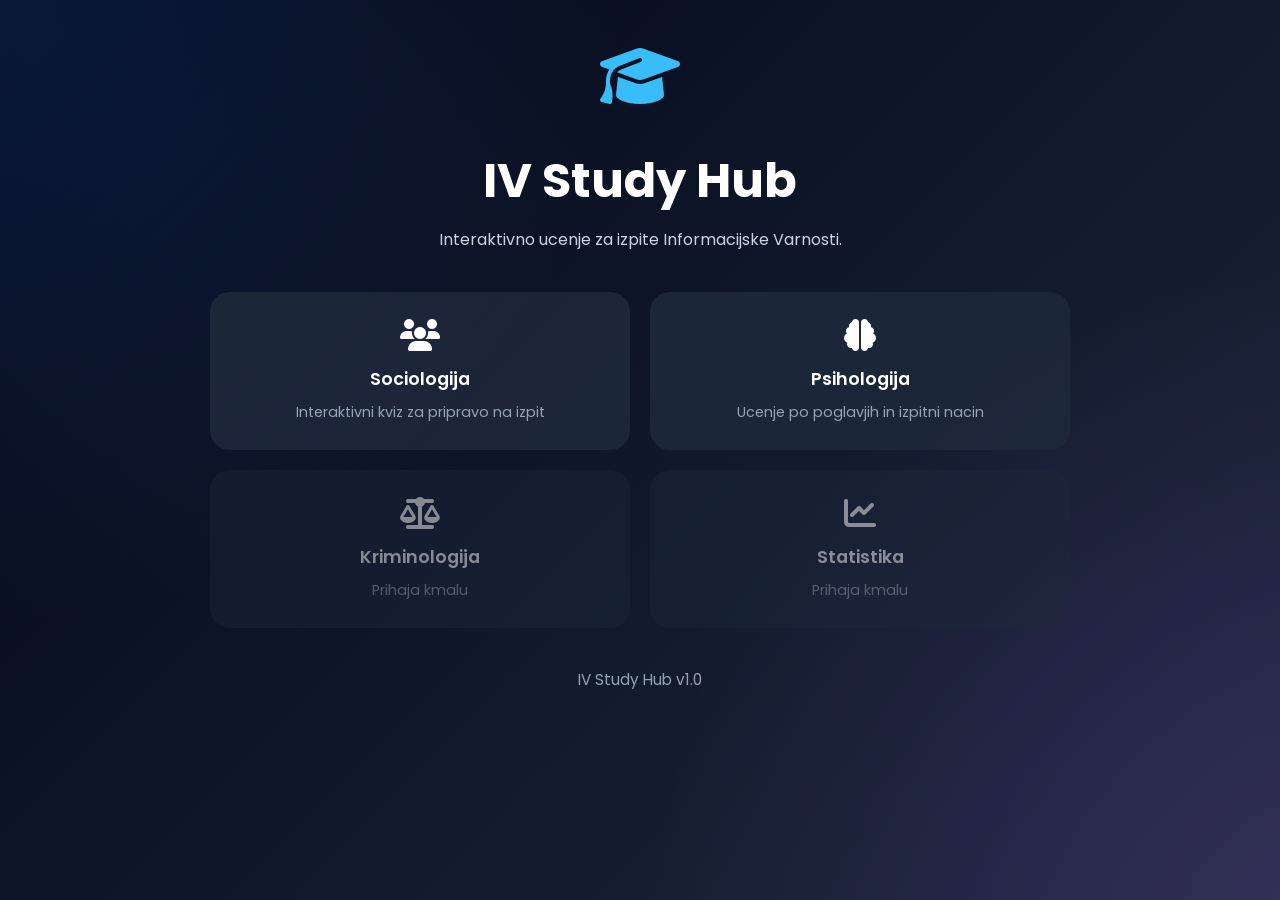
<file: index.html>
<!doctype html>
<html lang="sl">
  <head>
    <meta charset="UTF-8" />
    <meta name="viewport" content="width=device-width, initial-scale=1.0" />
    <title>IV Study Hub</title>

    <!-- CSS -->
    <link rel="stylesheet" href="style.css" />
    <link rel="icon" type="image/x-icon" href="/assets/favicon.ico" />

    <!-- Google Font -->
    <link
      href="https://fonts.googleapis.com/css2?family=Poppins:wght@300;400;500;600;700&display=swap"
      rel="stylesheet"
    />

    <!-- Ikone -->
    <link
      rel="stylesheet"
      href="https://cdnjs.cloudflare.com/ajax/libs/font-awesome/6.7.2/css/all.min.css"
    />
  </head>

  <body>
    <div class="background"></div>

    <div class="container">
      <div class="start-screen">
        <div class="logo">
          <i class="fa-solid fa-graduation-cap"></i>
        </div>

        <h1>IV Study Hub</h1>

        <p class="subtitle">
          Interaktivno ucenje za izpite Informacijske Varnosti.
        </p>

        <div class="game-modes">
          <a href="sociologija.html" class="mode-btn subject-btn">
            <i class="fa-solid fa-users"></i>
            Sociologija
            <span> Interaktivni kviz za pripravo na izpit </span>
          </a>

          <a href="psihologija.html" class="mode-btn subject-btn">
            <i class="fa-solid fa-brain"></i>

            Psihologija

            <span> Ucenje po poglavjih in izpitni nacin </span>
          </a>

          <div class="mode-btn subject-btn disabled">
            <i class="fa-solid fa-scale-balanced"></i>

            Kriminologija

            <span> Prihaja kmalu </span>
          </div>

          <div class="mode-btn subject-btn disabled">
            <i class="fa-solid fa-chart-line"></i>

            Statistika

            <span> Prihaja kmalu </span>
          </div>
        </div>

        <div class="best-score">IV Study Hub v1.0</div>
      </div>
    </div>
  </body>
</html>
</file>
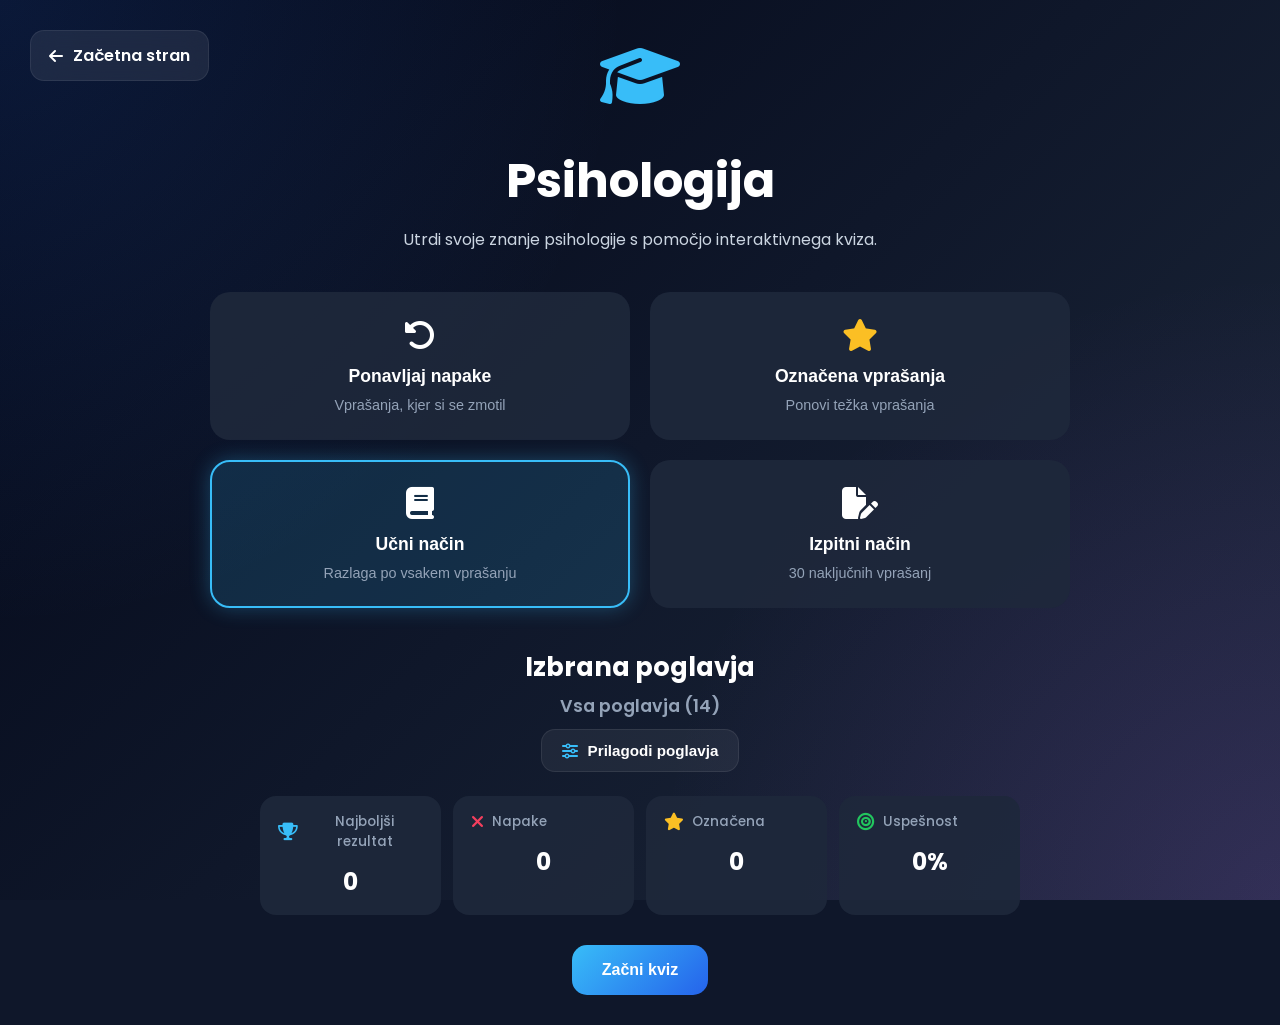
<file: psihologija.html>
<!doctype html>
<html lang="sl">
  <head>
    <meta charset="UTF-8" />
    <meta name="viewport" content="width=device-width, initial-scale=1.0" />
    <title>IV Study | Psihologija</title>

    <!-- CSS -->
    <link rel="stylesheet" href="style.css" />
    <link rel="stylesheet" href="modal.css" />
    <link rel="icon" type="image/x-icon" href="/assets/favicon.ico" />

    <!-- Google Font -->
    <link
      href="https://fonts.googleapis.com/css2?family=Poppins:wght@300;400;500;600;700&display=swap"
      rel="stylesheet"
    />

    <!-- Ikone -->
    <link
      rel="stylesheet"
      href="https://cdnjs.cloudflare.com/ajax/libs/font-awesome/6.7.2/css/all.min.css"
    />
  </head>

  <body>
    <div class="background"></div>

    <div class="container">
      <a href="index.html" class="back-home">
        <i class="fa-solid fa-arrow-left"></i>
        <span>Začetna stran</span>
      </a>
      <!-- Začetni zaslon -->
      <div class="start-screen" id="startScreen">
        <div class="logo">
          <i class="fa-solid fa-graduation-cap"></i>
        </div>

        <h1>Psihologija</h1>

        <p class="subtitle">
          Utrdi svoje znanje psihologije s pomočjo interaktivnega kviza.
        </p>

        <div class="game-modes">
          <button class="mode-btn" id="mistakesBtn">
            <i class="fa-solid fa-rotate-left"></i>
            Ponavljaj napake
            <span>Vprašanja, kjer si se zmotil</span>
          </button>

          <button class="mode-btn" id="favoritesModeBtn">
            <i class="fa-solid fa-star"></i>
            Označena vprašanja
            <span>Ponovi težka vprašanja</span>
          </button>

          <button class="mode-btn" id="studyModeBtn">
            <i class="fa-solid fa-book"></i>
            Učni način
            <span>Razlaga po vsakem vprašanju</span>
          </button>

          <button class="mode-btn" id="examModeBtn">
            <i class="fa-solid fa-file-pen"></i>
            Izpitni način
            <span>30 naključnih vprašanj</span>
          </button>
        </div>

        <div class="category-selector">
          <div class="selected-categories">
            <h3>Izbrana poglavja</h3>
            <p id="selectedCount">Vsa poglavja (14)</p>
          </div>

          <button class="customize-btn" id="openCategoriesBtn">
            <i class="fa-solid fa-sliders"></i>
            <span>Prilagodi poglavja</span>
          </button>
        </div>

        <div class="dashboard">
          <div class="dashboard-card">
            <div class="dashboard-top">
              <i class="fa-solid fa-trophy"></i>
              <span>Najboljši rezultat</span>
            </div>

            <strong id="dashboardBest">0</strong>
          </div>

          <div class="dashboard-card">
            <div class="dashboard-top">
              <i class="fa-solid fa-xmark"></i>
              <span>Napake</span>
            </div>

            <strong id="dashboardMistakes">0</strong>
          </div>

          <div class="dashboard-card">
            <div class="dashboard-top">
              <i class="fa-solid fa-star"></i>
              <span>Označena</span>
            </div>

            <strong id="dashboardFavorites">0</strong>
          </div>

          <div class="dashboard-card">
            <div class="dashboard-top">
              <i class="fa-solid fa-bullseye"></i>
              <span>Uspešnost</span>
            </div>

            <strong id="dashboardAccuracy">0%</strong>
          </div>
        </div>

        <button class="start-btn" id="startBtn">Začni kviz</button>
      </div>

      <!-- Glavni kviz -->
      <div class="quiz-screen hidden" id="quizScreen">
        <div class="quiz-header">
          <div class="quiz-top-row">
            <div class="quiz-info">
              <div class="info-box">
                <span>Vprašanje</span>
                <strong id="questionCounter"> 1 / 30 </strong>
              </div>

              <div class="info-box">
                <span>Točke</span>
                <strong id="score"> 0 </strong>
              </div>

              <div class="info-box">
                <span>Kategorija</span>
                <strong id="categoryName"> Osnove </strong>
              </div>
            </div>

            <div class="header-actions">
              <button id="favoriteBtn" class="action-btn favorite-btn">
                <i class="fa-regular fa-star"></i>
              </button>
              <button id="quitBtn" class="action-btn quit-btn">
                <i class="fa-solid fa-xmark"></i>
              </button>
            </div>
          </div>
          <div class="progress-container">
            <div class="progress-bar">
              <div class="progress-fill" id="progressFill"></div>
            </div>
          </div>
        </div>

        <div class="quiz-card">
          <h2 id="question">Tukaj bo vprašanje...</h2>

          <div class="options-container" id="optionsContainer">
            <!-- JS vstavi odgovore -->
          </div>

          <div class="feedback" id="feedback"></div>

          <div class="explanation hidden" id="explanation">
            <!-- Razlaga -->
          </div>
          <button class="next-btn hidden" id="nextBtn">
            Naslednje vprašanje
          </button>
        </div>
      </div>

      <!-- Končni rezultat -->
      <div class="result-screen hidden" id="resultScreen">
        <div class="result-card">
          <div class="result-icon">
            <i class="fa-solid fa-trophy"></i>
          </div>

          <h1>Konec kviza!</h1>

          <p class="final-score" id="finalScore">0 / 30</p>

          <p class="grade" id="grade">Odlično!</p>

          <div class="result-buttons">
            <button id="restartBtn">Igraj znova</button>

            <button id="homeBtn">Domov</button>
          </div>
        </div>
      </div>
    </div>

    <!------Modal------>
    <div class="modal-overlay" id="categoriesModal">
      <div class="modal-content">
        <div class="modal-header">
          <h2>Izberi poglavja</h2>

          <button class="close-modal" id="closeCategoriesBtn">✕</button>
        </div>

        <div class="categories-grid">
          <label>
            <input type="checkbox" value="uvod" checked />
            <span>Uvod v psihologijo</span>
          </label>

          <label>
            <input type="checkbox" value="zivcni" checked />
            <span>Živčni sistem</span>
          </label>

          <label>
            <input type="checkbox" value="zaznavanje" checked />
            <span>Zaznavanje</span>
          </label>

          <label>
            <input type="checkbox" value="spanje" checked />
            <span>Spanje in zavest</span>
          </label>

          <label>
            <input type="checkbox" value="spomin" checked />
            <span>Pozornost in spomin</span>
          </label>

          <label>
            <input type="checkbox" value="custva" checked />
            <span>Čustva</span>
          </label>

          <label>
            <input type="checkbox" value="ucenje" checked />
            <span>Učenje</span>
          </label>

          <label>
            <input type="checkbox" value="laganje" checked />
            <span>Laganje in poligraf</span>
          </label>

          <label>
            <input type="checkbox" value="misljenje" checked />
            <span>Mišljenje</span>
          </label>

          <label>
            <input type="checkbox" value="socialna" checked />
            <span>Socialna psihologija</span>
          </label>

          <label>
            <input type="checkbox" value="motivacija" checked />
            <span>Motivacija</span>
          </label>

          <label>
            <input type="checkbox" value="psihopatologija" checked />
            <span>Psihopatologija</span>
          </label>

          <label>
            <input type="checkbox" value="osebnost" checked />
            <span>Osebnost</span>
          </label>

          <label>
            <input type="checkbox" value="inteligentnost" checked />
            <span>Inteligentnost</span>
          </label>
        </div>

        <div class="modal-actions">
          <button id="selectAllBtn" class="secondary-btn">Izberi vse</button>

          <button id="clearAllBtn" class="secondary-btn">Počisti</button>

          <button id="saveCategoriesBtn" class="save-btn">Shrani</button>
        </div>
      </div>
    </div>

    <!-- JavaScript -->
    <script src="psihologija.js"></script>
    <script src="script.js"></script>
  </body>
</html>
</file>
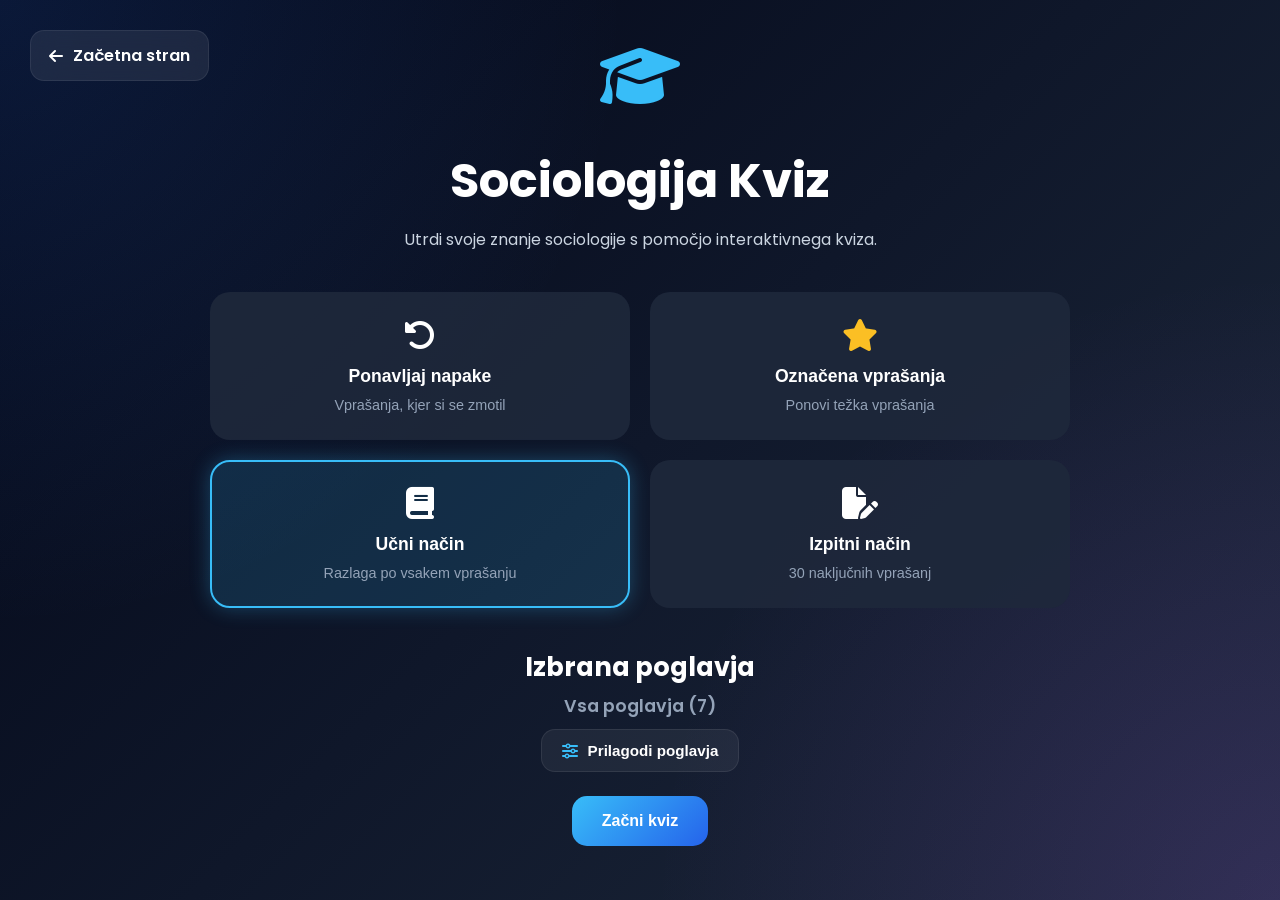
<file: sociologija.html>
<!doctype html>
<html lang="sl">
  <head>
    <meta charset="UTF-8" />
    <meta name="viewport" content="width=device-width, initial-scale=1.0" />
    <title>IV Study Hub | Sociologija</title>

    <!-- CSS -->
    <link rel="stylesheet" href="style.css" />
    <link rel="stylesheet" href="modal.css" />
    <link rel="icon" type="image/x-icon" href="/assets/favicon.ico" />

    <!-- Google Font -->
    <link
      href="https://fonts.googleapis.com/css2?family=Poppins:wght@300;400;500;600;700&display=swap"
      rel="stylesheet"
    />

    <!-- Ikone -->
    <link
      rel="stylesheet"
      href="https://cdnjs.cloudflare.com/ajax/libs/font-awesome/6.7.2/css/all.min.css"
    />
  </head>

  <body>
    <div class="background"></div>

    <div class="container">
      <a href="index.html" class="back-home">
        <i class="fa-solid fa-arrow-left"></i>
        <span>Začetna stran</span>
      </a>
      <!-- Začetni zaslon -->
      <div class="start-screen" id="startScreen">
        <div class="logo">
          <i class="fa-solid fa-graduation-cap"></i>
        </div>

        <h1>Sociologija Kviz</h1>

        <p class="subtitle">
          Utrdi svoje znanje sociologije s pomočjo interaktivnega kviza.
        </p>

        <div class="game-modes">
          <button class="mode-btn" id="mistakesBtn">
            <i class="fa-solid fa-rotate-left"></i>
            Ponavljaj napake
            <span>Vprašanja, kjer si se zmotil</span>
          </button>

          <button class="mode-btn" id="favoritesModeBtn">
            <i class="fa-solid fa-star"></i>
            Označena vprašanja
            <span>Ponovi težka vprašanja</span>
          </button>

          <button class="mode-btn" id="studyModeBtn">
            <i class="fa-solid fa-book"></i>
            Učni način
            <span>Razlaga po vsakem vprašanju</span>
          </button>

          <button class="mode-btn" id="examModeBtn">
            <i class="fa-solid fa-file-pen"></i>
            Izpitni način
            <span>30 naključnih vprašanj</span>
          </button>
        </div>

        <div class="category-selector">
          <div class="selected-categories">
            <h3>Izbrana poglavja</h3>
            <p id="selectedCount">Vsa poglavja (7)</p>
          </div>

          <button class="customize-btn" id="openCategoriesBtn">
            <i class="fa-solid fa-sliders"></i>
            <span>Prilagodi poglavja</span>
          </button>
        </div>

        <button class="start-btn" id="startBtn">Začni kviz</button>
      </div>

      <!-- Glavni kviz -->
      <div class="quiz-screen hidden" id="quizScreen">
        <div class="quiz-header">
          <div class="quiz-info">
            <div class="info-box">
              <span>Vprašanje</span>
              <strong id="questionCounter"> 1 / 30 </strong>
            </div>

            <div class="info-box">
              <span>Točke</span>
              <strong id="score"> 0 </strong>
            </div>

            <div class="info-box">
              <span>Kategorija</span>
              <strong id="categoryName"> Osnove </strong>
            </div>
          </div>

          <div class="progress-container">
            <div class="progress-bar">
              <div class="progress-fill" id="progressFill"></div>
            </div>
          </div>
        </div>

        <div class="quiz-card">
          <h2 id="question">Tukaj bo vprašanje...</h2>

          <div class="options-container" id="optionsContainer">
            <!-- JS vstavi odgovore -->
          </div>

          <div class="feedback" id="feedback"></div>

          <div class="explanation hidden" id="explanation">
            <!-- Razlaga -->
          </div>
          <div class="quiz-actions">
            <button id="quitBtn">⬅ Končaj kviz</button>
            <button id="favoriteBtn">☆ Označi vprašanje</button>
          </div>
          <button class="next-btn hidden" id="nextBtn">
            Naslednje vprašanje
          </button>
        </div>
      </div>

      <!-- Končni rezultat -->
      <div class="result-screen hidden" id="resultScreen">
        <div class="result-card">
          <div class="result-icon">
            <i class="fa-solid fa-trophy"></i>
          </div>

          <h1>Konec kviza!</h1>

          <p class="final-score" id="finalScore">0 / 30</p>

          <p class="grade" id="grade">Odlično!</p>

          <div class="result-buttons">
            <button id="restartBtn">Igraj znova</button>

            <button id="homeBtn">Domov</button>
          </div>
        </div>
      </div>
    </div>
    <!-----Modal----->
    <div class="modal-overlay" id="categoriesModal">
      <div class="modal-content">
        <div class="modal-header">
          <h2>Izberi poglavja</h2>

          <button class="close-modal" id="closeCategoriesBtn">✕</button>
        </div>

        <div class="categories-grid">
          <label>
            <input type="checkbox" value="osnove" checked />
            <span>Osnove</span>
          </label>

          <label>
            <input type="checkbox" value="socializacija" checked />
            <span>Socializacija</span>
          </label>

          <label>
            <input type="checkbox" value="teorije" checked />
            <span>Teorije</span>
          </label>

          <label>
            <input type="checkbox" value="mediji" checked />
            <span>Mediji</span>
          </label>

          <label>
            <input type="checkbox" value="globalizacija" checked />
            <span>Globalizacija</span>
          </label>

          <label>
            <input type="checkbox" value="totalne" checked />
            <span>Totalne institucije</span>
          </label>

          <label>
            <input type="checkbox" value="birokracija" checked />
            <span>Birokracija</span>
          </label>
        </div>

        <div class="modal-actions">
          <button id="selectAllBtn" class="secondary-btn">Izberi vse</button>

          <button id="clearAllBtn" class="secondary-btn">Počisti</button>

          <button id="saveCategoriesBtn" class="save-btn">Shrani</button>
        </div>
      </div>
    </div>
    <!-- JavaScript -->
    <script src="sociologija.js"></script>
    <script src="script.js"></script>
  </body>
</html>
</file>
<file: style.css>
/* ===== RESET ===== */

* {
  margin: 0;
  padding: 0;
  box-sizing: border-box;
}

body {
  font-family: "Poppins", sans-serif;
  min-height: 100vh;
  overflow-x: hidden;
  color: white;
  background: #0f172a;
}

/* ===== OZADJE ===== */

.background {
  position: fixed;
  inset: 0;
  z-index: -1;

  background:
    radial-gradient(
      circle at top left,
      rgba(59, 130, 246, 0.15),
      transparent 40%
    ),
    radial-gradient(
      circle at bottom right,
      rgba(168, 85, 247, 0.15),
      transparent 40%
    ),
    linear-gradient(135deg, #020617, #0f172a, #1e293b);
}

/* ===== FVV STUDY ===== */

.subject-btn {
  text-decoration: none;
  text-align: center;
}

.subject-btn i {
  display: block;
  font-size: 2rem;
  margin-bottom: 15px;
}

.subject-btn span {
  display: block;
  margin-top: 10px;
}

.subject-btn.disabled {
  opacity: 0.5;
  cursor: not-allowed;
}

.subject-btn.disabled:hover {
  transform: none;
  border-color: transparent;
}

.home-container h1,
.start-screen h1 {
  font-size: 3rem;
  margin-bottom: 10px;
}

.home-container .subtitle,
.subtitle {
  margin-bottom: 40px;
}

.best-score {
  margin-top: 20px;
  text-align: center;

  color: #94a3b8;
  font-size: 0.95rem;
}

/* ===== CONTAINER ===== */

.container {
  width: 100%;
  max-width: 900px;
  margin: auto;
  padding: 30px 20px;
}

.hidden {
  display: none;
}

/* ===== ZAČETNI ZASLON ===== */

.start-screen {
  text-align: center;
  animation: fadeIn 0.5s ease;
}

.logo {
  font-size: 4rem;
  color: #38bdf8;

  margin-bottom: 20px;
}

.subtitle {
  color: #cbd5e1;
}

/* ===== NAČINI ===== */

.game-modes {
  display: grid;
  grid-template-columns: 1fr 1fr;

  gap: 20px;

  margin-bottom: 40px;
}

.mode-btn {
  position: relative;

  background: rgba(30, 41, 59, 0.9);
  color: white;

  border: 2px solid transparent;
  border-radius: 20px;

  padding: 25px;

  cursor: pointer;

  font-size: 1.1rem;
  font-weight: 600;

  transition: 0.3s;
}

.mode-btn i {
  display: block;

  font-size: 2rem;

  margin-bottom: 15px;
}

.mode-btn span {
  display: block;

  margin-top: 10px;

  color: #94a3b8;

  font-size: 0.9rem;
  font-weight: 400;
}

.mode-btn:hover {
  transform: translateY(-5px);
  border-color: #38bdf8;
}

.mode-btn.active {
  border-color: #38bdf8;

  background: rgba(56, 189, 248, 0.15);

  box-shadow: 0 0 20px rgba(56, 189, 248, 0.3);
}

/* ===== GUMBI ===== */

.start-btn,
.next-btn,
.result-buttons button {
  background: linear-gradient(135deg, #38bdf8, #2563eb);

  color: white;

  border: none;
  border-radius: 15px;

  padding: 16px 30px;

  font-size: 1rem;
  font-weight: 600;

  cursor: pointer;

  transition: 0.3s;
}

.start-btn:hover,
.next-btn:hover,
.result-buttons button:hover {
  transform: translateY(-3px);

  box-shadow: 0 10px 25px rgba(37, 99, 235, 0.4);
}

/* ===== KVIZ HEADER ===== */

.quiz-header {
  margin-bottom: 30px;
}

.quiz-top-row {
  display: flex;
  justify-content: space-between;
  align-items: flex-start;
  gap: 16px;
}

.header-actions {
  justify-content: center;
  margin-top: 16px;
  display: flex;
  gap: 10px;
  flex-shrink: 0;
}

.header-actions button {
  width: 48px;
  height: 48px;

  border: none;
  border-radius: 14px;

  cursor: pointer;

  display: flex;
  align-items: center;
  justify-content: center;

  font-size: 1.1rem;

  transition: 0.2s ease;
}

#favoriteBtn {
  background: rgba(245, 158, 11, 0.12);
  color: #fbbf24;
}

#favoriteBtn:hover {
  background: rgba(245, 158, 11, 0.22);
}

#quitBtn {
  background: rgba(239, 68, 68, 0.12);
  color: #f87171;
}

#quitBtn:hover {
  background: rgba(239, 68, 68, 0.22);
}

.header-actions button:hover {
  transform: translateY(-2px);
}

.favorite-btn {
  transition:
    background 0.2s ease,
    transform 0.15s ease;
}

.favorite-btn i {
  transition:
    color 0.2s ease,
    transform 0.25s ease;
}

.favorite-btn:active {
  transform: scale(0.95);
}

.favorite-btn.active {
  background: rgba(255, 193, 7, 0.15);
}

.favorite-btn.active i {
  color: #ffc107;
  transform: scale(1.2);
  animation: starPop 0.3s ease;
}

@keyframes starPop {
  0% {
    transform: scale(0.8) rotate(-15deg);
  }

  50% {
    transform: scale(1.35) rotate(10deg);
  }

  100% {
    transform: scale(1.2) rotate(0deg);
  }
}

.quiz-info {
  display: flex;
  flex: 1;
  gap: 20px;

  margin-bottom: 20px;
}

.info-box {
  flex: 1;

  padding: 15px;

  text-align: center;

  background: rgba(30, 41, 59, 0.9);

  border-radius: 15px;
}

.info-box span {
  display: block;

  color: #94a3b8;

  font-size: 0.9rem;
}

.info-box strong {
  font-size: 1.3rem;
}

/* ===== PROGRESS ===== */

.progress-container {
  width: 100%;
}

.progress-bar {
  height: 12px;

  overflow: hidden;

  background: #1e293b;

  border-radius: 999px;
}

.progress-fill {
  height: 100%;
  width: 0;

  background: linear-gradient(90deg, #38bdf8, #2563eb);

  transition: width 0.4s ease;
}

/* ===== KARTICE ===== */

.quiz-card,
.result-card {
  padding: 40px;

  background: rgba(30, 41, 59, 0.95);

  border-radius: 25px;

  animation: fadeIn 0.4s ease;
}

.quiz-card h2 {
  margin-bottom: 30px;

  line-height: 1.5;
}

/* ===== ODGOVORI ===== */

.options-container {
  display: flex;
  flex-direction: column;

  gap: 15px;
}

.option-btn {
  position: relative;
  overflow: hidden;
  padding: 18px;

  text-align: left;

  background: #334155;
  color: white;

  border: none;
  border-radius: 16px;

  font-size: 1rem;

  cursor: pointer;

  transition:
    background-color 0.2s ease,
    transform 0.15s ease,
    box-shadow 0.2s ease;
}

.option-btn:hover {
  transform: translateX(5px);
  background: #475569;
}

.option-btn:active {
  transform: scale(0.98);
}

.option-btn.correct {
  background: #0a361a;
  animation: answerReveal 0.35s ease;
}

.option-btn.wrong {
  background: #631414;
  animation: answerReveal 0.35s ease;
}

.option-btn:disabled {
  cursor: default;
}

@keyframes answerReveal {
  0% {
    transform: scale(0.96);
    opacity: 0.8;
  }

  60% {
    transform: scale(1.02);
  }

  100% {
    transform: scale(1);
    opacity: 1;
  }
}

/* ===== POVRATNA INFORMACIJA ===== */

.feedback {
  margin-top: 25px;

  font-size: 1.2rem;
  font-weight: 600;
}

.explanation {
  margin-top: 20px;

  padding: 20px;

  background: rgba(15, 23, 42, 0.7);

  border-radius: 15px;

  color: #cbd5e1;

  line-height: 1.7;
}

.next-btn {
  margin-top: 25px;
}

.next-btn {
  opacity: 0;
  transform: translateY(10px);

  transition:
    opacity 0.25s ease,
    transform 0.25s ease;
}

.next-btn.show {
  opacity: 1;
  transform: translateY(0);
}

/* ===== REZULTATI ===== */

.result-screen {
  text-align: center;
}

.result-icon {
  font-size: 5rem;

  color: gold;

  margin-bottom: 20px;
}

.final-score {
  margin: 20px 0;

  font-size: 3rem;
  font-weight: 700;
}

.grade {
  margin-bottom: 30px;

  color: #38bdf8;

  font-size: 1.5rem;
}

.result-buttons {
  display: flex;
  justify-content: center;

  gap: 15px;
}

/* ===== STATISTIKA ===== */

.stats {
  margin-top: 30px;

  padding: 20px;

  background: rgba(15, 23, 42, 0.6);

  border-radius: 18px;

  text-align: left;
}

.stats h3 {
  margin-bottom: 15px;

  color: #38bdf8;
}

.stats-row {
  display: flex;
  justify-content: space-between;

  margin: 10px 0;
}

/* ===== PRAZEN ZASLON ===== */

.empty-state {
  padding: 30px;

  text-align: center;

  color: #cbd5e1;
}

.empty-state i {
  font-size: 3rem;

  margin-bottom: 15px;

  color: #f59e0b;
}

/* ===== NAZAJ DOMOV ===== */

.back-home {
  position: absolute;
  top: 30px;
  left: 30px;

  display: flex;
  align-items: center;
  gap: 10px;

  padding: 12px 18px;

  color: white;
  text-decoration: none;

  font-size: 1rem;
  font-weight: 600;

  background: rgba(255, 255, 255, 0.08);

  border: 1px solid rgba(255, 255, 255, 0.08);

  border-radius: 14px;

  backdrop-filter: blur(12px);

  transition: all 0.25s ease;

  z-index: 100;
}

.back-home:hover {
  transform: translateX(-4px);

  background: rgba(255, 255, 255, 0.14);
}

.back-home i {
  font-size: 1rem;
}

/* ===== IZBRANA POGLAVJA ===== */

.selected-categories h3 {
  margin-bottom: 6px;

  font-size: 1.6rem;
}

.selected-categories p {
  color: #94a3b8;

  font-size: 1.1rem;
  font-weight: 600;
}

/* ===== PRILAGODI POGLAVJA ===== */

.customize-btn {
  display: inline-flex;
  align-items: center;
  gap: 10px;

  margin-top: 10px;
  margin-bottom: 24px;

  padding: 12px 20px;

  background: rgba(255, 255, 255, 0.06);

  border: 1px solid rgba(255, 255, 255, 0.08);

  border-radius: 14px;

  color: white;

  font-size: 0.95rem;
  font-weight: 600;

  cursor: pointer;

  transition: all 0.25s ease;
}

.customize-btn:hover {
  background: rgba(255, 255, 255, 0.12);

  border-color: rgba(56, 189, 248, 0.35);

  transform: translateY(-2px);
}

.customize-btn i {
  color: #38bdf8;

  font-size: 1rem;
}

.review-section {
  margin-top: 35px;

  text-align: left;
}

.review-section h3 {
  margin-bottom: 20px;

  color: #38bdf8;
}

.review-item {
  margin-bottom: 20px;

  padding: 20px;

  border-radius: 16px;

  background: rgba(15, 23, 42, 0.7);
}

.review-item h4 {
  margin-bottom: 15px;

  color: #f87171;
}

.review-item p {
  margin-bottom: 12px;

  line-height: 1.6;
}

.review-explanation {
  margin-top: 15px;

  padding: 15px;

  border-radius: 12px;

  background: rgba(30, 41, 59, 0.8);

  color: #cbd5e1;
}

/* ===== ANIMACIJE ===== */

@keyframes fadeIn {
  from {
    opacity: 0;
    transform: translateY(20px);
  }

  to {
    opacity: 1;
    transform: translateY(0);
  }
}

/* ===== MOBILNE NAPRAVE ===== */

@media (max-width: 768px) {
  .start-screen h1 {
    font-size: 2.2rem;
  }

  .game-modes {
    grid-template-columns: 1fr;
  }

  .quiz-info {
    flex-direction: column;
  }

  .quiz-card,
  .result-card {
    padding: 25px;
  }

  .quiz-card {
    margin: 15px;

    padding: 25px 20px;

    border-radius: 24px;
  }

  #question {
    font-size: 1.5rem;

    line-height: 1.3;
  }

  .result-buttons {
    flex-direction: column;
  }

  .stats-grid {
    grid-template-columns: repeat(3, 1fr);

    gap: 10px;
  }

  .stat-card {
    padding: 15px 10px;
  }

  .stat-card h3 {
    font-size: 0.9rem;
  }

  .stat-card span {
    font-size: 2rem;
  }

  .option-container.truefalse {
    display: grid;

    grid-template-columns: 1fr 1fr;

    gap: 12px;
  }

  .back-home {
    top: 20px;
    left: 20px;

    padding: 10px 14px;

    font-size: 0.9rem;
  }

  .back-home span {
    display: none;
  }

  .dashboard {
    grid-template-columns: repeat(2, 1fr);

    gap: 10px;
  }

  .dashboard-card {
    padding: 14px;
  }

  .dashboard-card strong {
    font-size: 1.7rem;
  }

  .dashboard-top span {
    font-size: 0.8rem;
  }
  .quiz-top-row {
    display: grid;
    grid-template-columns: 1fr auto;
    align-items: start;
    gap: 12px;
    margin-bottom: 15px;
  }

  .quiz-info {
    display: grid;
    grid-template-columns: repeat(3, 1fr);
    gap: 8px;
    margin-bottom: 0;
    margin-top: 10px;
  }

  .info-box {
    padding: 12px 8px;
    border-radius: 14px;
  }

  .info-box span {
    font-size: 0.8rem;
  }

  .info-box strong {
    font-size: 1rem;
  }

  .header-actions {
    display: flex;
    flex-direction: column;
    gap: 8px;
    margin-top: 0;

    width: auto;
    justify-content: flex-start;
  }

  .header-actions button {
    width: 40px;
    height: 40px;
    border-radius: 12px;
  }

  .header-actions i {
    font-size: 0.95rem;
  }
}

/* ===== DASHBOARD ===== */

.dashboard {
  display: grid;
  grid-template-columns: repeat(4, 1fr);

  gap: 12px;

  max-width: 760px;

  margin: 0 auto 30px;
}

.dashboard-card {
  padding: 16px 18px;

  background: rgba(30, 41, 59, 0.9);

  border-radius: 16px;

  text-align: center;

  transition: 0.25s ease;
}

.dashboard-card:hover {
  transform: translateY(-3px);

  background: rgba(40, 51, 69, 0.95);
}

.dashboard-top {
  display: flex;
  align-items: center;

  gap: 8px;

  margin-bottom: 12px;
}

.dashboard-top i {
  font-size: 1.1rem;
}

.dashboard-top span {
  color: #94a3b8;

  font-size: 0.85rem;

  font-weight: 500;
}

.dashboard-card strong {
  display: block;

  font-size: 1.5rem;

  font-weight: 700;
}

/* Barve ikon */

.fa-trophy {
  color: #38bdf8;
}

.fa-xmark {
  color: #f43f5e;
}

.fa-star {
  color: #fbbf24;
}

.fa-bullseye {
  color: #22c55e;
}

/* ===== DASHBOARD MOBILE FIX ====== */

@media (max-width: 768px) {
  .dashboard {
    display: grid;

    grid-template-columns: repeat(2, 1fr);

    gap: 10px;

    width: 100%;
  }

  .dashboard-card {
    padding: 14px 12px;

    min-width: 0;
  }

  .dashboard-top {
    gap: 6px;
  }

  .dashboard-top i {
    font-size: 0.9rem;
  }

  .dashboard-top span {
    font-size: 0.75rem;

    line-height: 1.2;
  }

  .dashboard-card strong {
    font-size: 1.6rem;
  }
}
</file>
<file: modal.css>
.modal-overlay {
  position: fixed;
  inset: 0;

  display: flex;
  justify-content: center;
  align-items: center;

  opacity: 0;
  visibility: hidden;
  pointer-events: none;

  background: rgba(0, 0, 0, 0.6);

  z-index: 1000;

  transition:
    opacity 0.18s ease,
    visibility 0.18s ease;
}

.modal-overlay.active {
  opacity: 1;
  visibility: visible;
  pointer-events: auto;
}

.modal-content {
  width: 90%;
  max-width: 850px;
  max-height: 90vh;
  overflow-y: auto;
  scrollbar-width: none;
  -ms-overflow-style: none;

  background: rgba(20, 33, 61, 0.95);

  border-radius: 28px;

  padding: 35px;

  border: 1px solid rgba(255, 255, 255, 0.08);

  box-shadow: 0 25px 60px rgba(0, 0, 0, 0.45);

  background: #16213d;

  transform: translateY(12px) scale(0.98);

  opacity: 0;

  transition:
    transform 0.2s ease,
    opacity 0.2s ease;
}

.modal-content::-webkit-scrollbar {
  display: none;
}

.modal-overlay.active .modal-content {
  transform: translateY(0) scale(1);

  opacity: 1;
}

.modal-header {
  display: flex;
  justify-content: space-between;
  align-items: center;

  margin-bottom: 30px;
}

.modal-header h2 {
  font-size: 2rem;
  font-weight: 700;
}

.close-modal {
  width: 44px;
  height: 44px;

  border: none;
  border-radius: 14px;

  background: rgba(255, 255, 255, 0.05);

  color: white;

  font-size: 1.4rem;

  cursor: pointer;

  transition:
    background-color 0.18s ease,
    transform 0.18s ease;
}

.close-modal:hover {
  background: rgba(255, 255, 255, 0.12);
  transform: scale(1.05);
}

.categories-grid {
  display: grid;

  grid-template-columns: repeat(2, 1fr);

  gap: 18px;
}

.categories-grid input {
  position: absolute;
  opacity: 0;
  pointer-events: none;
}

.categories-grid label {
  cursor: pointer;
}

.categories-grid span {
  display: flex;
  align-items: center;
  gap: 14px;

  width: 100%;

  padding: 18px 22px;

  border-radius: 18px;

  background: rgba(255, 255, 255, 0.05);

  border: 2px solid transparent;

  transition:
    background-color 0.18s ease,
    border-color 0.18s ease,
    transform 0.18s ease;
}

.categories-grid span:hover {
  background: rgba(255, 255, 255, 0.075);

  transform: translateY(-1px);
}

.categories-grid span::before {
  content: "";

  width: 24px;
  height: 24px;

  border-radius: 8px;

  border: 2px solid rgba(255, 255, 255, 0.25);

  display: flex;
  align-items: center;
  justify-content: center;

  font-size: 14px;
  font-weight: 700;

  transition:
    background-color 0.18s ease,
    border-color 0.18s ease,
    transform 0.18s ease;

  flex-shrink: 0;
}

.categories-grid input:checked + span {
  border-color: rgba(56, 189, 248, 0.45);

  background: rgba(56, 189, 248, 0.12);
}

.categories-grid input:checked + span::before {
  transform: scale(1.05);
  content: "✓";

  background: linear-gradient(135deg, #38bdf8, #2563eb);

  border-color: transparent;

  color: white;
}

.modal-actions {
  display: flex;
  justify-content: flex-end;

  gap: 12px;

  margin-top: 35px;
}

.modal-actions button {
  padding: 14px 24px;

  border: none;
  border-radius: 14px;

  font-size: 0.95rem;
  font-weight: 600;

  cursor: pointer;

  transition:
    background-color 0.18s ease,
    transform 0.18s ease,
    box-shadow 0.18s ease;
}

.secondary-btn {
  background: rgba(255, 255, 255, 0.08);

  color: white;
}

.secondary-btn:hover {
  background: rgba(255, 255, 255, 0.14);

  transform: translateY(-1px);
}

.save-btn {
  background: linear-gradient(135deg, #38bdf8, #2563eb);

  color: white;

  box-shadow: 0 10px 25px rgba(37, 99, 235, 0.35);
}

.save-btn:hover {
  transform: translateY(-1px);

  box-shadow: 0 12px 24px rgba(37, 99, 235, 0.4);
}

.categories-grid label:active span,
.modal-actions button:active,
.close-modal:active {
  transform: scale(0.98);
}

@media (max-width: 768px) {
  .modal-content {
    width: calc(100% - 24px);
    max-height: 90vh;

    padding: 20px;

    border-radius: 24px;
  }

  .categories-grid {
    grid-template-columns: repeat(2, 1fr);
    gap: 12px;
  }

  .categories-grid span {
    padding: 6px 4px;
    margin: 5px 0px;

    font-size: 0.9rem;

    border-radius: 16px;
  }

  .categories-grid span::before {
    width: 16px;
    height: 16px;

    font-size: 0.9rem;

    margin: 0 5px;
  }
}

@media (max-width: 480px) {
  .categories-grid {
    grid-template-columns: 1fr;
  }

  .categories-grid span {
    padding: 14px 18px;
    font-size: 1rem;
  }
}
</file>
